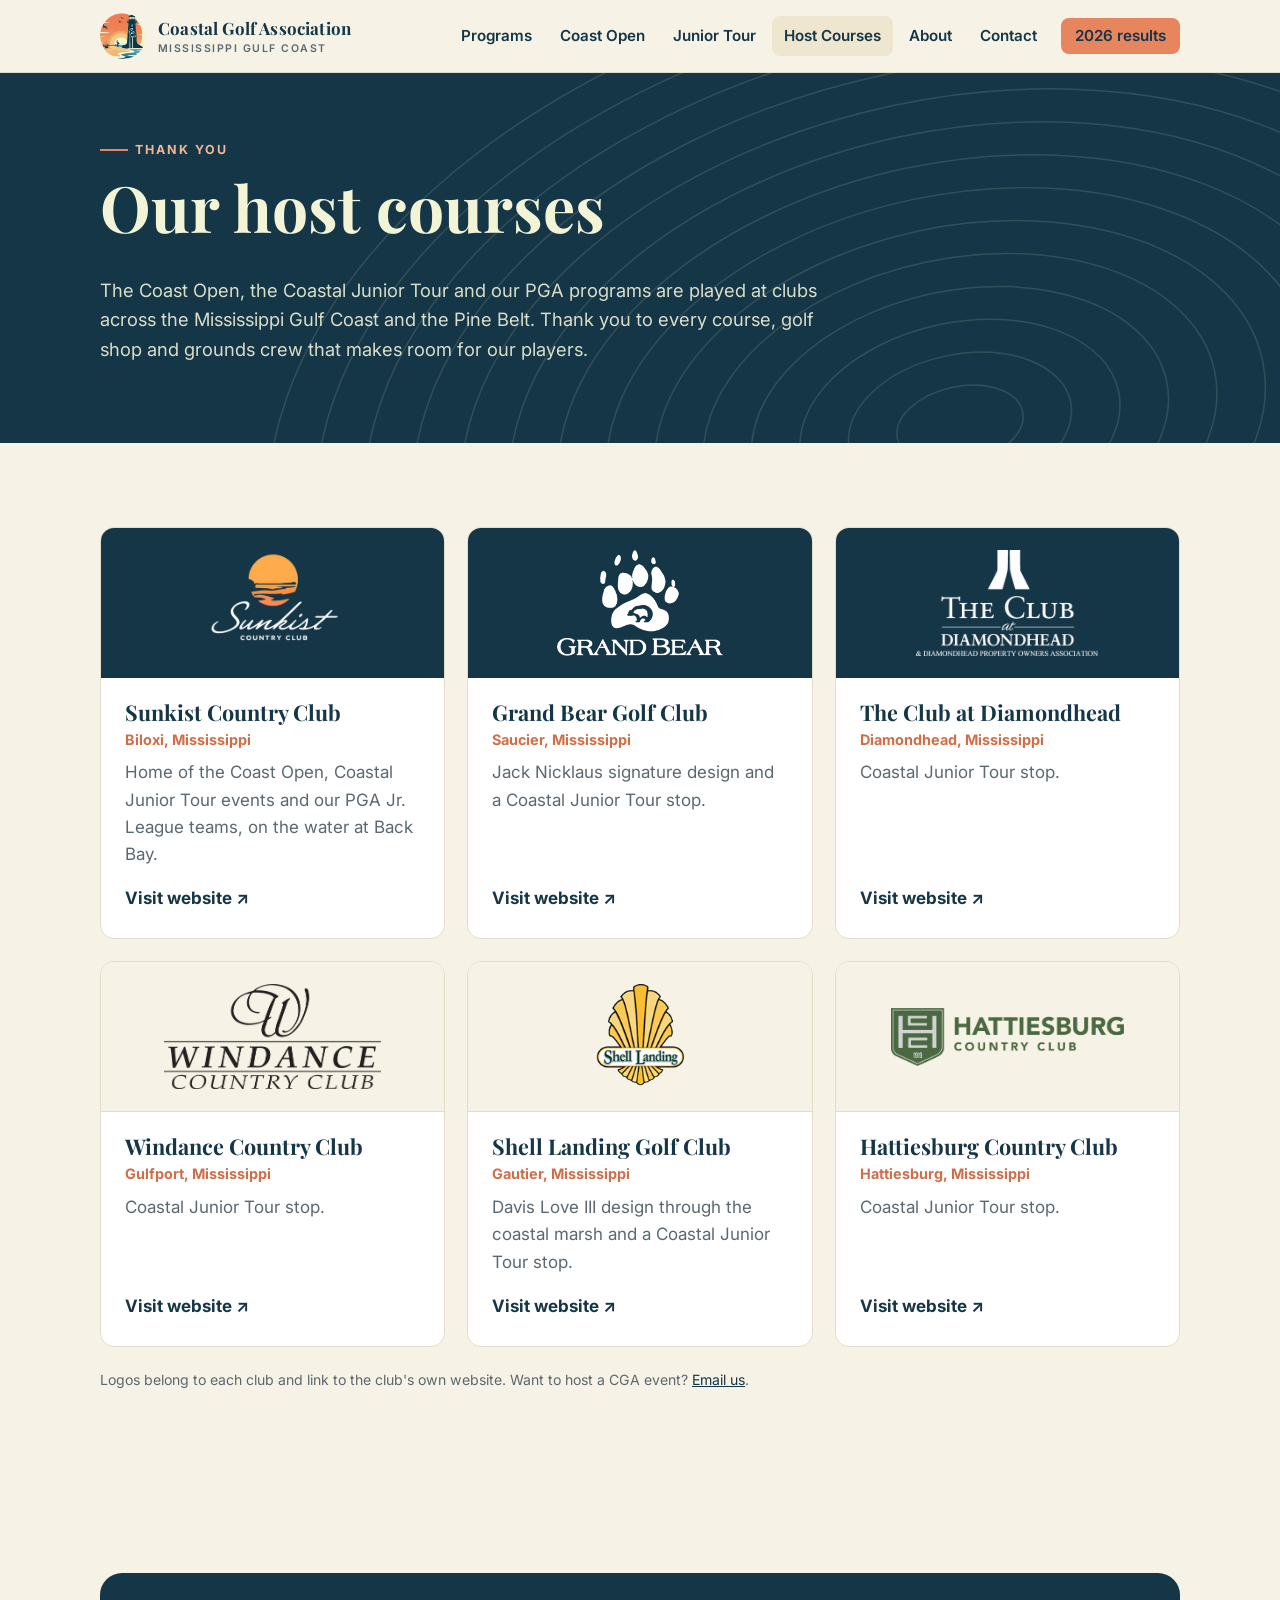
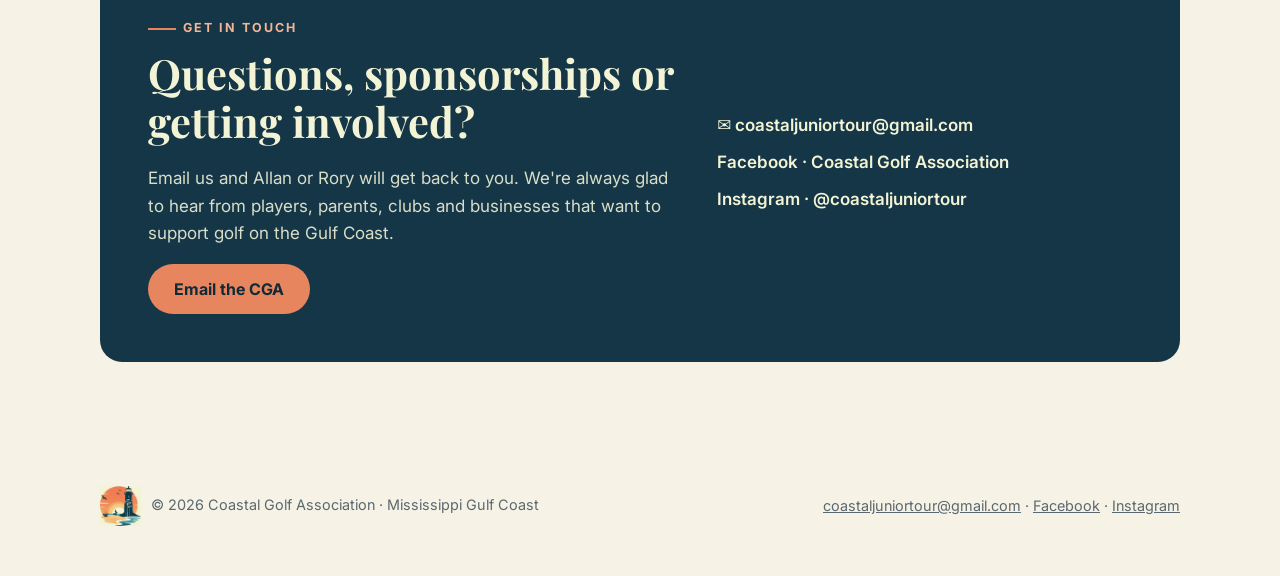
<file: courses/index.html>
<!doctype html>
<html lang="en">
<head>
<meta charset="utf-8">
<meta name="viewport" content="width=device-width, initial-scale=1">
<title>Host Courses · Coastal Golf Association</title>
<meta name="description" content="The golf clubs that host Coast Open, Coastal Junior Tour and PGA program events on the Mississippi Gulf Coast.">
<meta property="og:title" content="Host Courses · Coastal Golf Association">
<meta property="og:description" content="The golf clubs that host Coast Open, Coastal Junior Tour and PGA program events on the Mississippi Gulf Coast.">
<meta property="og:image" content="https://coastalgolfassociation.com/assets/cga-banner.png">
<link rel="icon" href="../assets/favicon.png">
<link rel="preconnect" href="https://fonts.googleapis.com"><link rel="preconnect" href="https://fonts.gstatic.com" crossorigin>
<link href="https://fonts.googleapis.com/css2?family=Inter:wght@400;600;700;800&family=Playfair+Display:wght@700;800&display=swap" rel="stylesheet">
<link rel="stylesheet" href="../assets/site.css">
</head>
<body>
<header class="top"><div class="wrap">
  <a class="brand" href="../index.html"><img src="../assets/cga-emblem.png" alt=""><span><b>Coastal Golf Association</b><small>Mississippi Gulf Coast</small></span></a>
  <button class="menu-btn" onclick="document.querySelector('nav.main').classList.toggle('open')">Menu</button>
  <nav class="main">
    <a href="../index.html#programs">Programs</a>
    <a href="../coast-open/index.html">Coast Open</a>
    <a href="../junior-tour/index.html">Junior Tour</a>
    <a href="../courses/index.html" aria-current="page">Host Courses</a>
    <a href="../index.html#about">About</a>
    <a href="../index.html#contact">Contact</a>
    <a class="btn btn-orange nav-cta" href="https://2026galleriabmwcoastopen.golfgenius.com/pages/13075258077769379025">2026 results</a>
  </nav>
</div></header>
<main>

<section class="page-head"><svg class="contours" viewBox="0 0 1200 600" preserveAspectRatio="xMidYMid slice" aria-hidden="true"><g fill="none" stroke="#F3F4D5" stroke-width="1.4"><ellipse cx="900" cy="330" rx="60" ry="36" transform="rotate(-12 900 330)"/><ellipse cx="900" cy="330" rx="106" ry="66" transform="rotate(-12 900 330)"/><ellipse cx="900" cy="330" rx="152" ry="96" transform="rotate(-12 900 330)"/><ellipse cx="900" cy="330" rx="198" ry="126" transform="rotate(-12 900 330)"/><ellipse cx="900" cy="330" rx="244" ry="156" transform="rotate(-12 900 330)"/><ellipse cx="900" cy="330" rx="290" ry="186" transform="rotate(-12 900 330)"/><ellipse cx="900" cy="330" rx="336" ry="216" transform="rotate(-12 900 330)"/><ellipse cx="900" cy="330" rx="382" ry="246" transform="rotate(-12 900 330)"/><ellipse cx="900" cy="330" rx="428" ry="276" transform="rotate(-12 900 330)"/><ellipse cx="900" cy="330" rx="474" ry="306" transform="rotate(-12 900 330)"/><ellipse cx="900" cy="330" rx="520" ry="336" transform="rotate(-12 900 330)"/><ellipse cx="900" cy="330" rx="566" ry="366" transform="rotate(-12 900 330)"/><ellipse cx="900" cy="330" rx="612" ry="396" transform="rotate(-12 900 330)"/><ellipse cx="900" cy="330" rx="658" ry="426" transform="rotate(-12 900 330)"/></g></svg><div class="wrap">
  <div class="eyebrow">Thank you</div>
  <h1>Our host courses</h1>
  <p>The Coast Open, the Coastal Junior Tour and our PGA programs are played at clubs across the Mississippi Gulf Coast and the Pine Belt. Thank you to every course, golf shop and grounds crew that makes room for our players.</p>
</div></section>

<section><div class="wrap">
  <div class="grid g3 courses"><a class="course" href="https://sunkistcc.com/" target="_blank" rel="noopener">
      <div class="course-logo navy"><img src="../assets/courses/sunkist.png" alt="Sunkist Country Club logo" loading="lazy"></div>
      <div class="course-body"><h3>Sunkist Country Club</h3><div class="role">Biloxi, Mississippi</div><p>Home of the Coast Open, Coastal Junior Tour events and our PGA Jr. League teams, on the water at Back Bay.</p><span class="more">Visit website</span></div>
    </a>
    <a class="course" href="https://golfgrandbear.com/" target="_blank" rel="noopener">
      <div class="course-logo navy"><img src="../assets/courses/grand-bear.png" alt="Grand Bear Golf Club logo" loading="lazy"></div>
      <div class="course-body"><h3>Grand Bear Golf Club</h3><div class="role">Saucier, Mississippi</div><p>Jack Nicklaus signature design and a Coastal Junior Tour stop.</p><span class="more">Visit website</span></div>
    </a>
    <a class="course" href="https://theclubatdiamondhead.com/" target="_blank" rel="noopener">
      <div class="course-logo navy"><img src="../assets/courses/diamondhead.png" alt="The Club at Diamondhead logo" loading="lazy"></div>
      <div class="course-body"><h3>The Club at Diamondhead</h3><div class="role">Diamondhead, Mississippi</div><p>Coastal Junior Tour stop.</p><span class="more">Visit website</span></div>
    </a>
    <a class="course" href="https://windancecc.com/" target="_blank" rel="noopener">
      <div class="course-logo light"><img src="../assets/courses/windance.png" alt="Windance Country Club logo" loading="lazy"></div>
      <div class="course-body"><h3>Windance Country Club</h3><div class="role">Gulfport, Mississippi</div><p>Coastal Junior Tour stop.</p><span class="more">Visit website</span></div>
    </a>
    <a class="course" href="https://www.shelllandinggolf.com/" target="_blank" rel="noopener">
      <div class="course-logo light"><img src="../assets/courses/shell-landing.png" alt="Shell Landing Golf Club logo" loading="lazy"></div>
      <div class="course-body"><h3>Shell Landing Golf Club</h3><div class="role">Gautier, Mississippi</div><p>Davis Love III design through the coastal marsh and a Coastal Junior Tour stop.</p><span class="more">Visit website</span></div>
    </a>
    <a class="course" href="https://www.hattiesburgcountryclub.com/" target="_blank" rel="noopener">
      <div class="course-logo light"><img src="../assets/courses/hattiesburg.png" alt="Hattiesburg Country Club logo" loading="lazy"></div>
      <div class="course-body"><h3>Hattiesburg Country Club</h3><div class="role">Hattiesburg, Mississippi</div><p>Coastal Junior Tour stop.</p><span class="more">Visit website</span></div>
    </a></div>
  <p class="note" style="margin-top:22px">Logos belong to each club and link to the club's own website. Want to host a CGA event? <a href="mailto:coastaljuniortour@gmail.com?subject=Hosting%20a%20CGA%20event">Email us</a>.</p>
</div></section>

<section id="contact"><div class="wrap">
  <div class="contact">
    <div>
      <div class="eyebrow" style="color:#F4B596">Get in touch</div>
      <h2>Questions, sponsorships or getting involved?</h2>
      <p>Email us and Allan or Rory will get back to you. We're always glad to hear from players, parents, clubs and businesses that want to support golf on the Gulf Coast.</p>
      <a class="btn btn-orange" href="mailto:coastaljuniortour@gmail.com">Email the CGA</a>
    </div>
    <div class="links">
      <a href="mailto:coastaljuniortour@gmail.com">✉ coastaljuniortour@gmail.com</a>
      <a href="https://www.facebook.com/profile.php?id=61590366791773">Facebook · Coastal Golf Association</a>
      <a href="https://www.instagram.com/coastaljuniortour/">Instagram · @coastaljuniortour</a>
    </div>
  </div>
</div></section>

</main>
<footer><div class="wrap">
  <div><img src="../assets/cga-emblem.png" alt="" style="display:inline-block;vertical-align:middle;margin-right:10px">© 2026 Coastal Golf Association · Mississippi Gulf Coast</div>
  <div><a href="mailto:coastaljuniortour@gmail.com">coastaljuniortour@gmail.com</a> · <a href="https://www.facebook.com/profile.php?id=61590366791773">Facebook</a> · <a href="https://www.instagram.com/coastaljuniortour/">Instagram</a></div>
</div></footer>
</body>
</html>
</file>
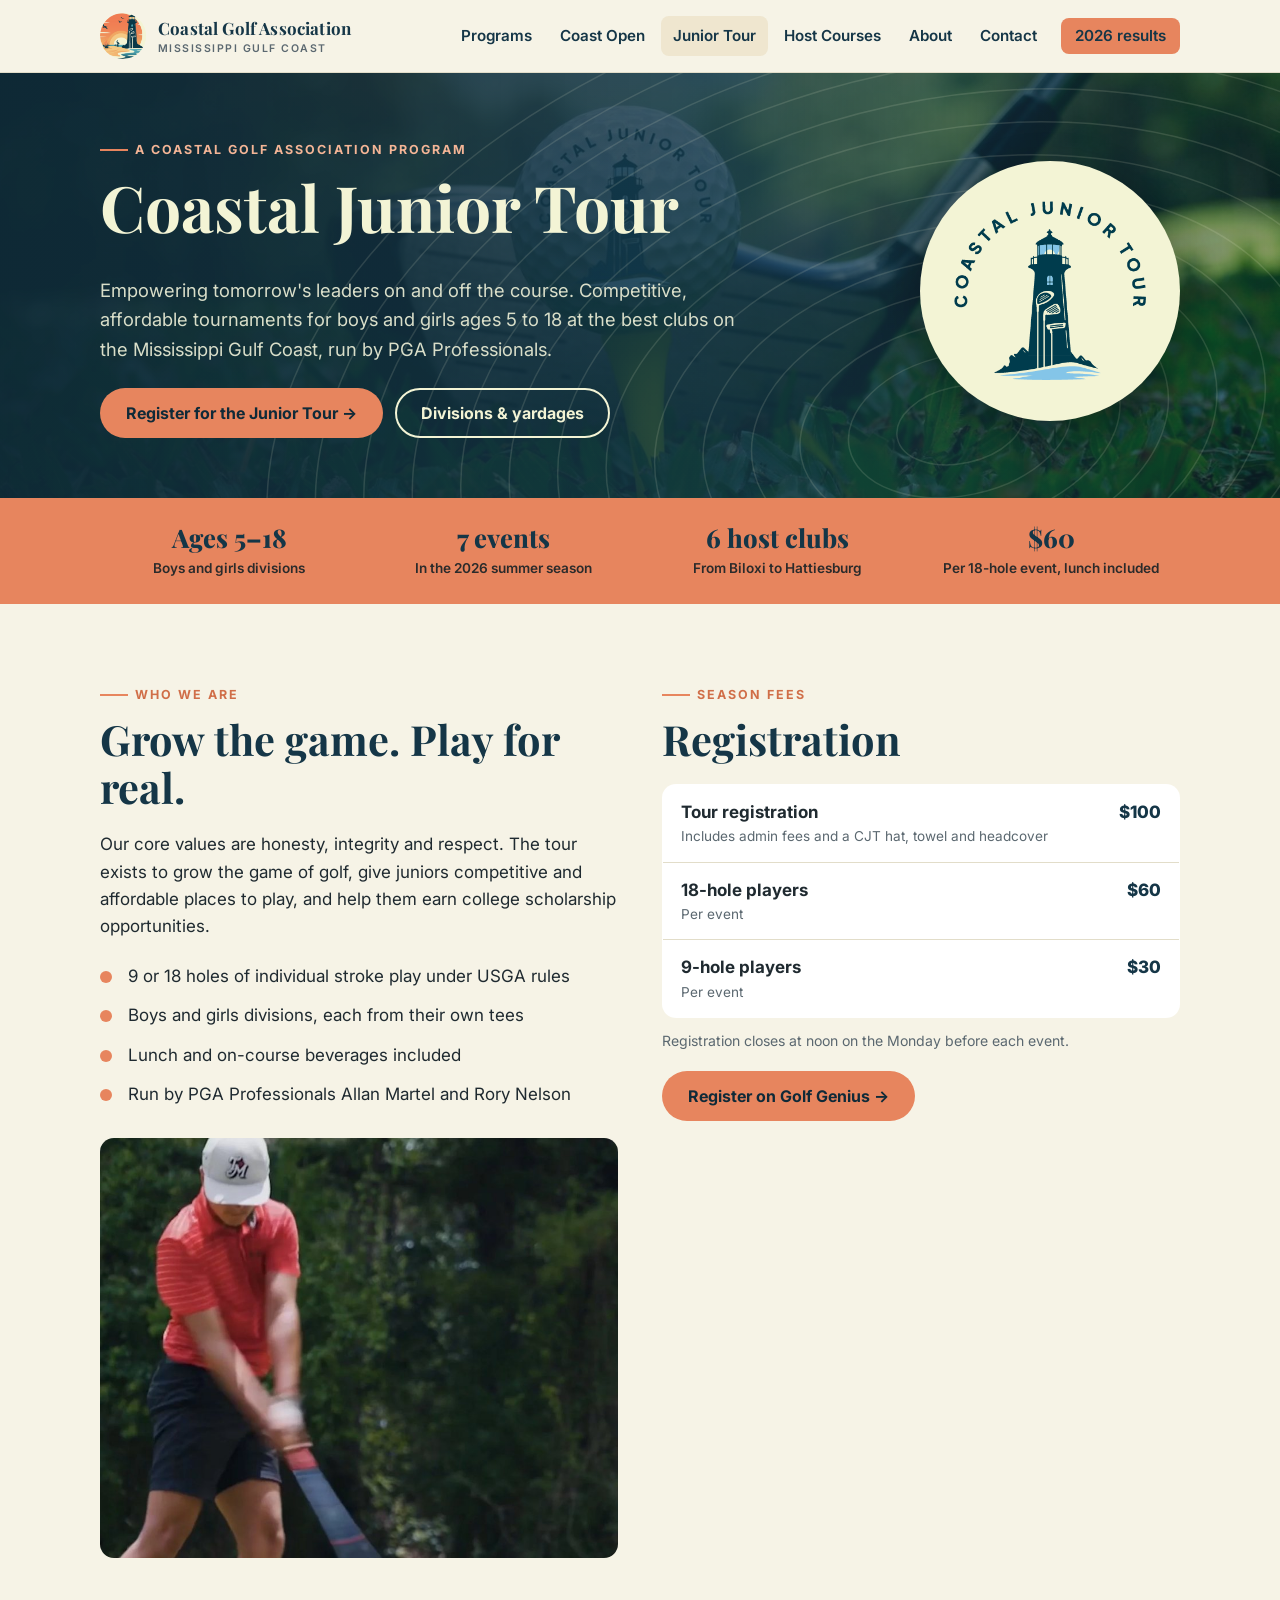
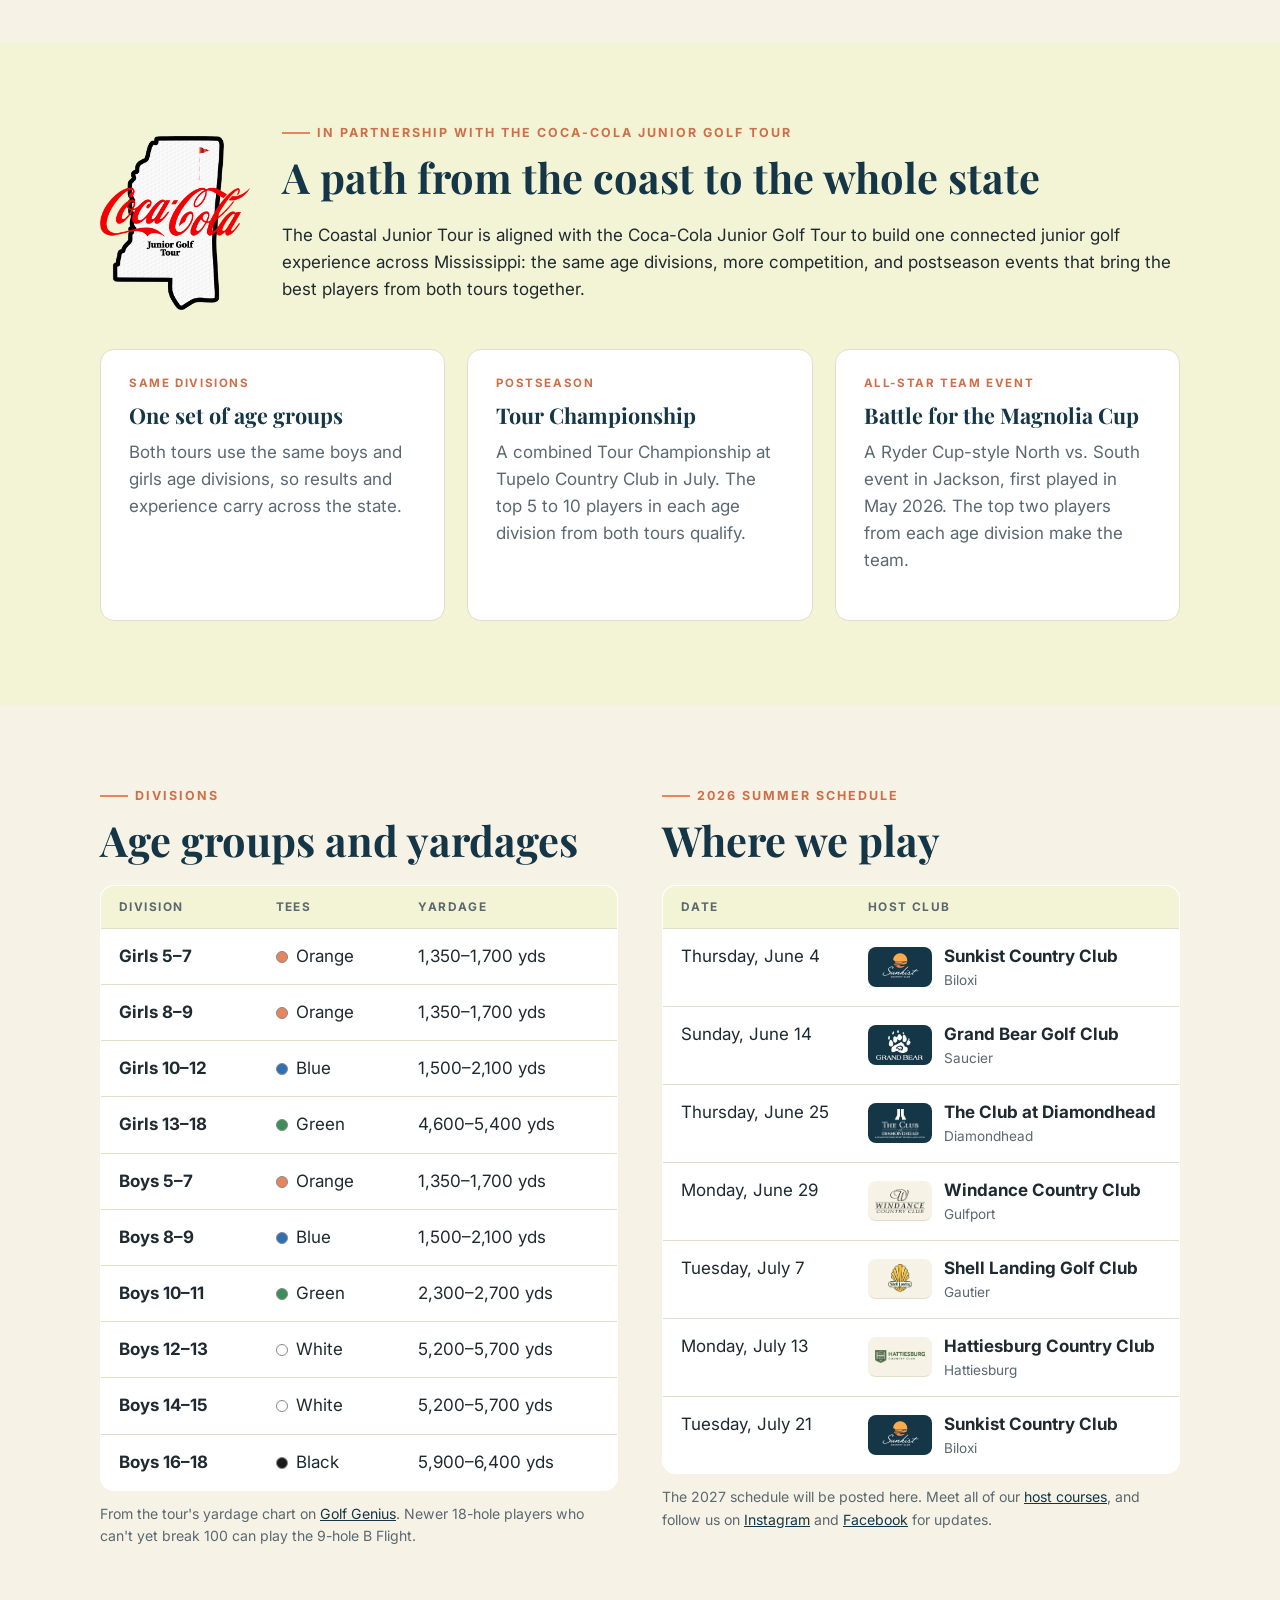
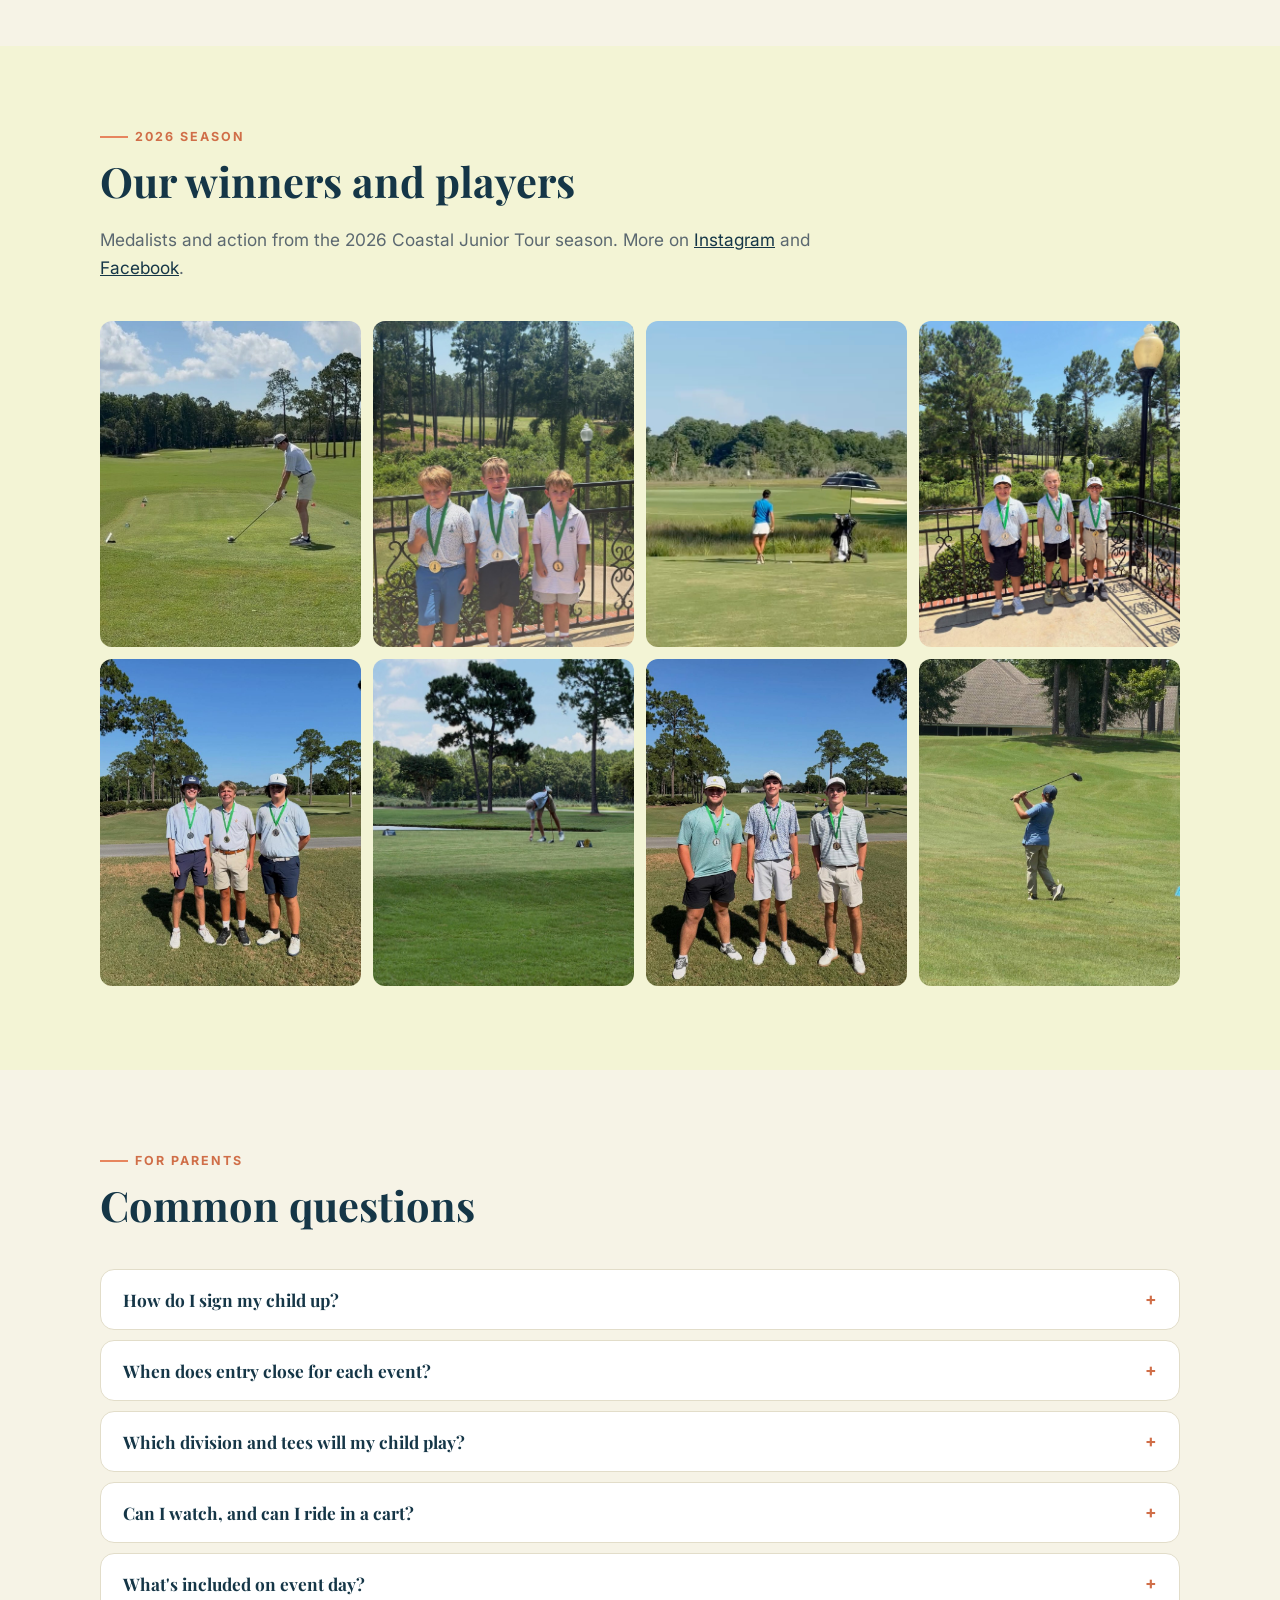
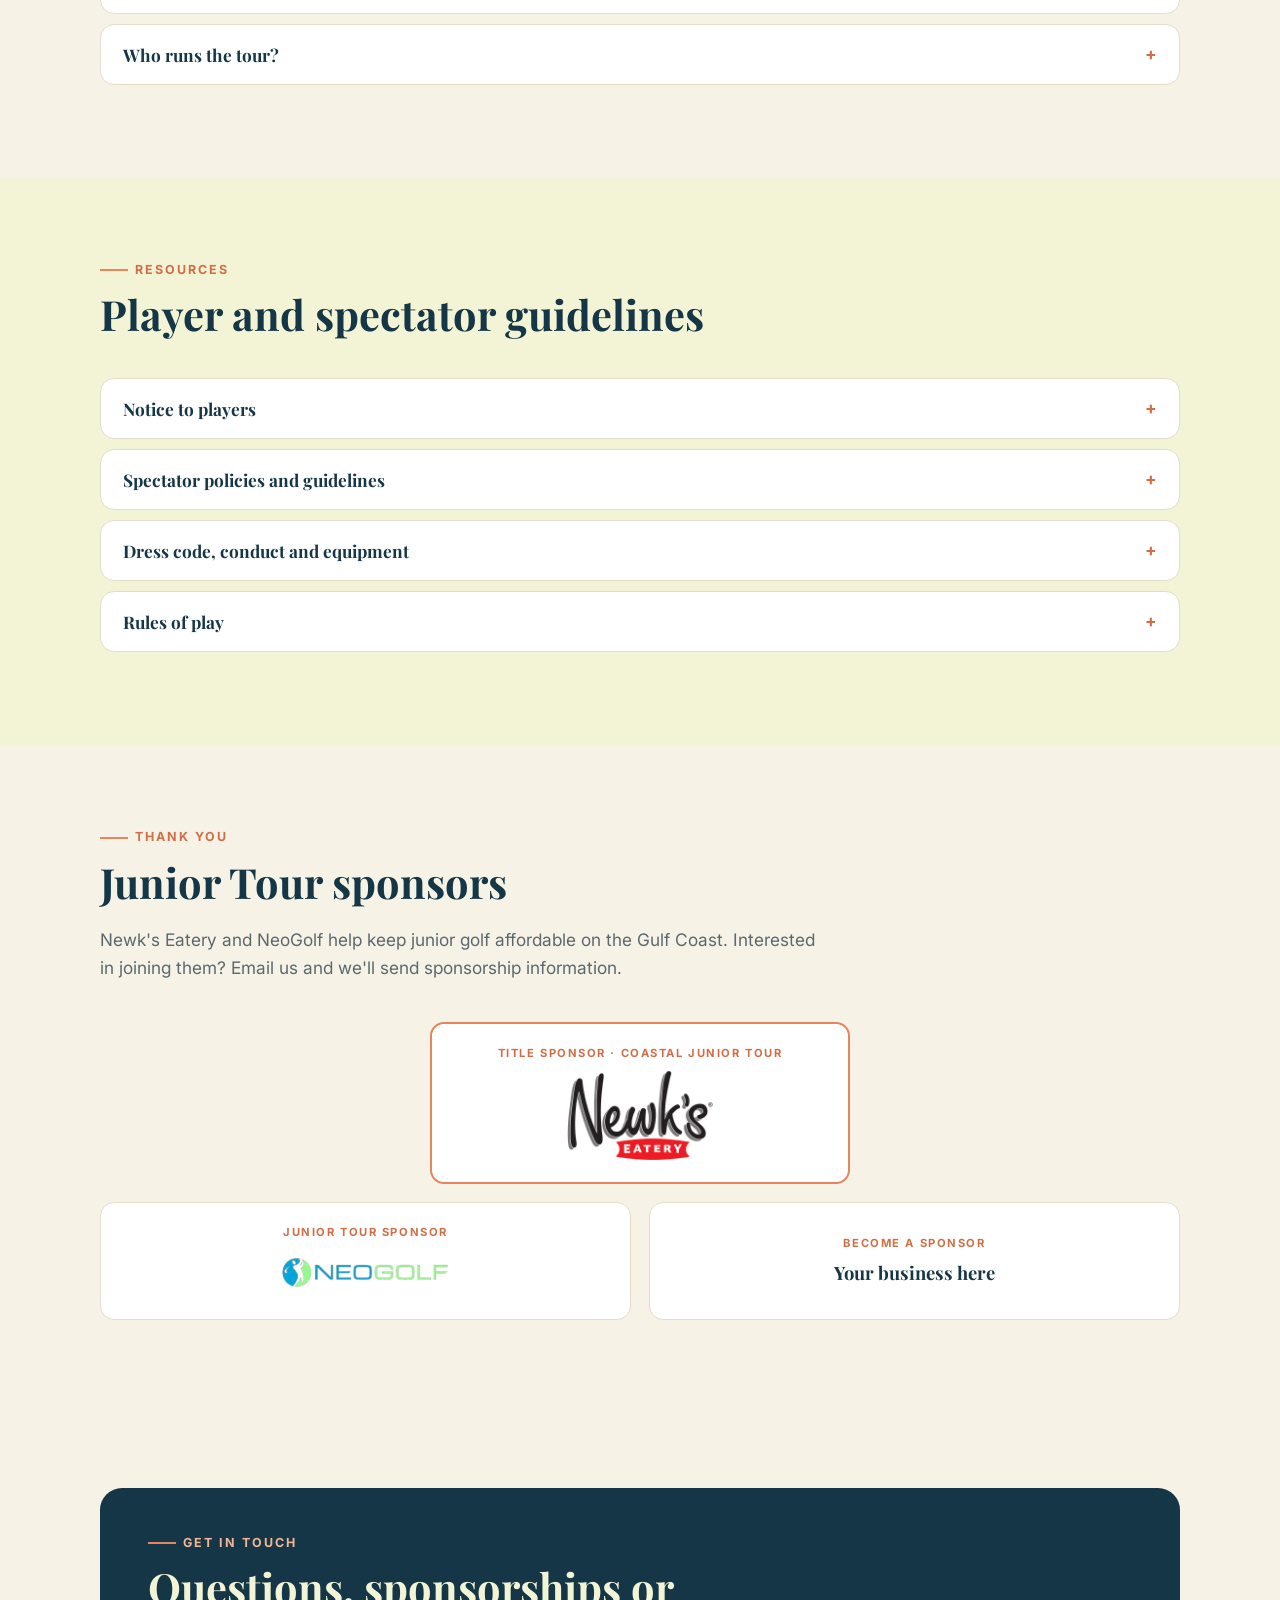
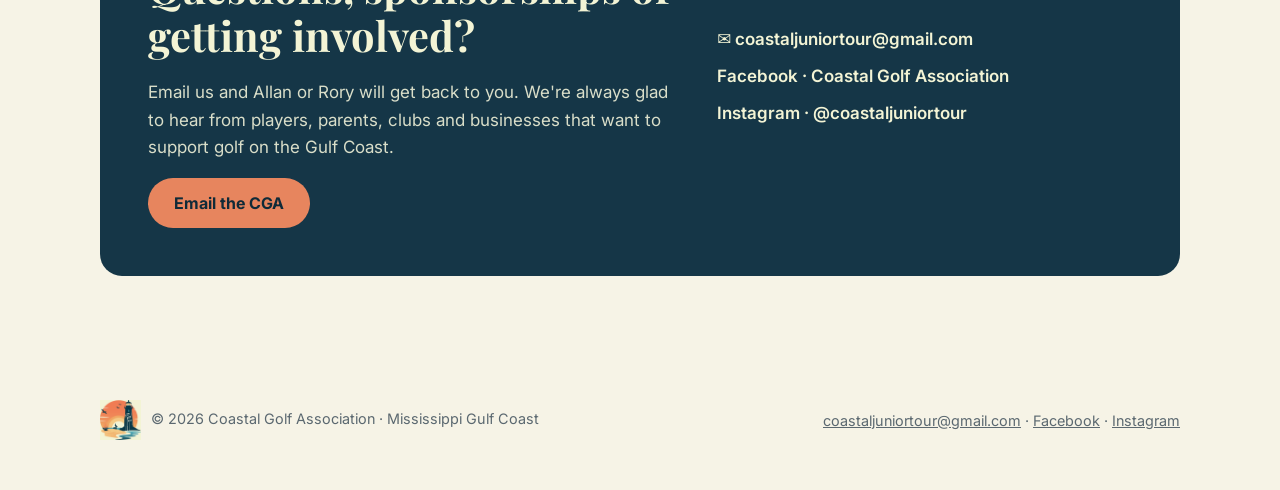
<file: junior-tour/index.html>
<!doctype html>
<html lang="en">
<head>
<meta charset="utf-8">
<meta name="viewport" content="width=device-width, initial-scale=1">
<title>Coastal Junior Tour · Coastal Golf Association</title>
<meta name="description" content="Competitive, affordable junior golf tournaments along the Mississippi Gulf Coast, run by PGA Professionals.">
<meta property="og:title" content="Coastal Junior Tour · Coastal Golf Association">
<meta property="og:description" content="Competitive, affordable junior golf tournaments along the Mississippi Gulf Coast, run by PGA Professionals.">
<meta property="og:image" content="https://coastalgolfassociation.com/assets/cga-banner.png">
<link rel="icon" href="../assets/favicon.png">
<link rel="preconnect" href="https://fonts.googleapis.com"><link rel="preconnect" href="https://fonts.gstatic.com" crossorigin>
<link href="https://fonts.googleapis.com/css2?family=Inter:wght@400;600;700;800&family=Playfair+Display:wght@700;800&display=swap" rel="stylesheet">
<link rel="stylesheet" href="../assets/site.css">
</head>
<body>
<header class="top"><div class="wrap">
  <a class="brand" href="../index.html"><img src="../assets/cga-emblem.png" alt=""><span><b>Coastal Golf Association</b><small>Mississippi Gulf Coast</small></span></a>
  <button class="menu-btn" onclick="document.querySelector('nav.main').classList.toggle('open')">Menu</button>
  <nav class="main">
    <a href="../index.html#programs">Programs</a>
    <a href="../coast-open/index.html">Coast Open</a>
    <a href="../junior-tour/index.html" aria-current="page">Junior Tour</a>
    <a href="../courses/index.html">Host Courses</a>
    <a href="../index.html#about">About</a>
    <a href="../index.html#contact">Contact</a>
    <a class="btn btn-orange nav-cta" href="https://2026galleriabmwcoastopen.golfgenius.com/pages/13075258077769379025">2026 results</a>
  </nav>
</div></header>
<main>

<section class="page-head hero-cjt"><svg class="contours" viewBox="0 0 1200 600" preserveAspectRatio="xMidYMid slice" aria-hidden="true"><g fill="none" stroke="#F3F4D5" stroke-width="1.4"><ellipse cx="900" cy="330" rx="60" ry="36" transform="rotate(-12 900 330)"/><ellipse cx="900" cy="330" rx="106" ry="66" transform="rotate(-12 900 330)"/><ellipse cx="900" cy="330" rx="152" ry="96" transform="rotate(-12 900 330)"/><ellipse cx="900" cy="330" rx="198" ry="126" transform="rotate(-12 900 330)"/><ellipse cx="900" cy="330" rx="244" ry="156" transform="rotate(-12 900 330)"/><ellipse cx="900" cy="330" rx="290" ry="186" transform="rotate(-12 900 330)"/><ellipse cx="900" cy="330" rx="336" ry="216" transform="rotate(-12 900 330)"/><ellipse cx="900" cy="330" rx="382" ry="246" transform="rotate(-12 900 330)"/><ellipse cx="900" cy="330" rx="428" ry="276" transform="rotate(-12 900 330)"/><ellipse cx="900" cy="330" rx="474" ry="306" transform="rotate(-12 900 330)"/><ellipse cx="900" cy="330" rx="520" ry="336" transform="rotate(-12 900 330)"/><ellipse cx="900" cy="330" rx="566" ry="366" transform="rotate(-12 900 330)"/><ellipse cx="900" cy="330" rx="612" ry="396" transform="rotate(-12 900 330)"/><ellipse cx="900" cy="330" rx="658" ry="426" transform="rotate(-12 900 330)"/></g></svg><div class="wrap hero-cjt-grid" style="position:relative">
  <div>
    <div class="eyebrow">A Coastal Golf Association program</div>
    <h1>Coastal Junior Tour</h1>
    <p>Empowering tomorrow's leaders on and off the course. Competitive, affordable tournaments for boys and girls ages 5 to 18 at the best clubs on the Mississippi Gulf Coast, run by PGA Professionals.</p>
    <div class="actions"><a class="btn btn-orange" href="https://www.golfgenius.com/pages/10581546764362329124">Register for the Junior Tour →</a><a class="btn btn-ghost" href="#divisions" style="color:var(--cream)">Divisions & yardages</a></div>
  </div>
  <div class="hero-cjt-logo"><img src="../assets/logo-cjt.png" alt="Coastal Junior Tour logo"></div>
</div></section>

<section class="stats-band"><div class="wrap stats">
  <div><b>Ages 5–18</b><span>Boys and girls divisions</span></div>
  <div><b>7 events</b><span>In the 2026 summer season</span></div>
  <div><b>6 host clubs</b><span>From Biloxi to Hattiesburg</span></div>
  <div><b>$60</b><span>Per 18-hole event, lunch included</span></div>
</div></section>

<section><div class="wrap grid g2" style="gap:44px;align-items:start">
  <div>
    <div class="eyebrow">Who we are</div>
    <h2>Grow the game. Play for real.</h2>
    <p>Our core values are honesty, integrity and respect. The tour exists to grow the game of golf, give juniors competitive and affordable places to play, and help them earn college scholarship opportunities.</p>
    <ul class="check">
      <li>9 or 18 holes of individual stroke play under USGA rules</li>
      <li>Boys and girls divisions, each from their own tees</li>
      <li>Lunch and on-course beverages included</li>
      <li>Run by PGA Professionals Allan Martel and Rory Nelson</li>
    </ul>
    <figure class="side-photo"><img src="../assets/photos/cjt-drive.jpg" alt="A Coastal Junior Tour player hits his tee shot" loading="lazy"></figure>
  </div>
  <div>
    <div class="eyebrow">Season fees</div>
    <h2>Registration</h2>
    <table class="table"><tbody>
      <tr><td><b>Tour registration</b><span class="sub">Includes admin fees and a CJT hat, towel and headcover</span></td><td class="price">$100</td></tr>
      <tr><td><b>18-hole players</b><span class="sub">Per event</span></td><td class="price">$60</td></tr>
      <tr><td><b>9-hole players</b><span class="sub">Per event</span></td><td class="price">$30</td></tr>
    </tbody></table>
    <p class="note" style="margin-top:12px">Registration closes at noon on the Monday before each event.</p>
    <div class="actions" style="margin-top:18px"><a class="btn btn-orange" href="https://www.golfgenius.com/pages/10581546764362329124">Register on Golf Genius →</a></div>
  </div>
</div></section>

<section class="alt" id="pathway"><div class="wrap">
  <div class="pathway-head">
    <img src="../assets/logo-coca-cola-jgt.png" alt="Coca-Cola Junior Golf Tour logo">
    <div>
      <div class="eyebrow">In partnership with the Coca-Cola Junior Golf Tour</div>
      <h2>A path from the coast to the whole state</h2>
      <p>The Coastal Junior Tour is aligned with the Coca-Cola Junior Golf Tour to build one connected junior golf experience across Mississippi: the same age divisions, more competition, and postseason events that bring the best players from both tours together.</p>
    </div>
  </div>
  <div class="grid g3" style="margin-top:28px">
    <div class="card"><div class="tag">Same divisions</div><h3>One set of age groups</h3><p>Both tours use the same boys and girls age divisions, so results and experience carry across the state.</p></div>
    <div class="card"><div class="tag">Postseason</div><h3>Tour Championship</h3><p>A combined Tour Championship at Tupelo Country Club in July. The top 5 to 10 players in each age division from both tours qualify.</p></div>
    <div class="card"><div class="tag">All-star team event</div><h3>Battle for the Magnolia Cup</h3><p>A Ryder Cup-style North vs. South event in Jackson, first played in May 2026. The top two players from each age division make the team.</p></div>
  </div>
</div></section>

<section id="divisions"><div class="wrap grid g2" style="gap:44px;align-items:start">
  <div>
    <div class="eyebrow">Divisions</div>
    <h2>Age groups and yardages</h2>
    <table class="table"><thead><tr><th>Division</th><th>Tees</th><th>Yardage</th></tr></thead><tbody><tr><td><b>Girls 5–7</b></td><td><span class="tee-dot" style="background:#E7855E"></span>Orange</td><td>1,350–1,700 yds</td></tr><tr><td><b>Girls 8–9</b></td><td><span class="tee-dot" style="background:#E7855E"></span>Orange</td><td>1,350–1,700 yds</td></tr><tr><td><b>Girls 10–12</b></td><td><span class="tee-dot" style="background:#2F6FB3"></span>Blue</td><td>1,500–2,100 yds</td></tr><tr><td><b>Girls 13–18</b></td><td><span class="tee-dot" style="background:#3E8E5A"></span>Green</td><td>4,600–5,400 yds</td></tr><tr><td><b>Boys 5–7</b></td><td><span class="tee-dot" style="background:#E7855E"></span>Orange</td><td>1,350–1,700 yds</td></tr><tr><td><b>Boys 8–9</b></td><td><span class="tee-dot" style="background:#2F6FB3"></span>Blue</td><td>1,500–2,100 yds</td></tr><tr><td><b>Boys 10–11</b></td><td><span class="tee-dot" style="background:#3E8E5A"></span>Green</td><td>2,300–2,700 yds</td></tr><tr><td><b>Boys 12–13</b></td><td><span class="tee-dot" style="background:#FFFFFF"></span>White</td><td>5,200–5,700 yds</td></tr><tr><td><b>Boys 14–15</b></td><td><span class="tee-dot" style="background:#FFFFFF"></span>White</td><td>5,200–5,700 yds</td></tr><tr><td><b>Boys 16–18</b></td><td><span class="tee-dot" style="background:#1B1B1B"></span>Black</td><td>5,900–6,400 yds</td></tr></tbody></table>
    <p class="note" style="margin-top:12px">From the tour's yardage chart on <a href="https://www.golfgenius.com/pages/11625365295928978936">Golf Genius</a>. Newer 18-hole players who can't yet break 100 can play the 9-hole B Flight.</p>
  </div>
  <div>
    <div class="eyebrow">2026 summer schedule</div>
    <h2>Where we play</h2>
    <table class="table sched"><thead><tr><th>Date</th><th>Host club</th></tr></thead><tbody><tr><td>Thursday, June 4</td><td><a class="sched-course" href="https://sunkistcc.com/" target="_blank" rel="noopener"><span class="course-logo mini navy"><img src="../assets/courses/sunkist.png" alt=""></span><span><b>Sunkist Country Club</b><span class="sub">Biloxi</span></span></a></td></tr><tr><td>Sunday, June 14</td><td><a class="sched-course" href="https://golfgrandbear.com/" target="_blank" rel="noopener"><span class="course-logo mini navy"><img src="../assets/courses/grand-bear.png" alt=""></span><span><b>Grand Bear Golf Club</b><span class="sub">Saucier</span></span></a></td></tr><tr><td>Thursday, June 25</td><td><a class="sched-course" href="https://theclubatdiamondhead.com/" target="_blank" rel="noopener"><span class="course-logo mini navy"><img src="../assets/courses/diamondhead.png" alt=""></span><span><b>The Club at Diamondhead</b><span class="sub">Diamondhead</span></span></a></td></tr><tr><td>Monday, June 29</td><td><a class="sched-course" href="https://windancecc.com/" target="_blank" rel="noopener"><span class="course-logo mini light"><img src="../assets/courses/windance.png" alt=""></span><span><b>Windance Country Club</b><span class="sub">Gulfport</span></span></a></td></tr><tr><td>Tuesday, July 7</td><td><a class="sched-course" href="https://www.shelllandinggolf.com/" target="_blank" rel="noopener"><span class="course-logo mini light"><img src="../assets/courses/shell-landing.png" alt=""></span><span><b>Shell Landing Golf Club</b><span class="sub">Gautier</span></span></a></td></tr><tr><td>Monday, July 13</td><td><a class="sched-course" href="https://www.hattiesburgcountryclub.com/" target="_blank" rel="noopener"><span class="course-logo mini light"><img src="../assets/courses/hattiesburg.png" alt=""></span><span><b>Hattiesburg Country Club</b><span class="sub">Hattiesburg</span></span></a></td></tr><tr><td>Tuesday, July 21</td><td><a class="sched-course" href="https://sunkistcc.com/" target="_blank" rel="noopener"><span class="course-logo mini navy"><img src="../assets/courses/sunkist.png" alt=""></span><span><b>Sunkist Country Club</b><span class="sub">Biloxi</span></span></a></td></tr></tbody></table>
    <p class="note" style="margin-top:12px">The 2027 schedule will be posted here. Meet all of our <a href="../courses/index.html">host courses</a>, and follow us on <a href="https://www.instagram.com/coastaljuniortour/">Instagram</a> and <a href="https://www.facebook.com/profile.php?id=61590366791773">Facebook</a> for updates.</p>
  </div>
</div></section>

<section class="alt"><div class="wrap">
  <div class="section-head"><div class="eyebrow">2026 season</div><h2>Our winners and players</h2><p>Medalists and action from the 2026 Coastal Junior Tour season. More on <a href="https://www.instagram.com/coastaljuniortour/">Instagram</a> and <a href="https://www.facebook.com/profile.php?id=61590366791773">Facebook</a>.</p></div>
  <div class="gallery"><figure><img loading="lazy" src="../assets/photos/cjt-02.jpg" alt="Coastal Junior Tour players and medalists"></figure><figure><img loading="lazy" src="../assets/photos/cjt-09.jpg" alt="Coastal Junior Tour players and medalists"></figure><figure><img loading="lazy" src="../assets/photos/cjt-01.jpg" alt="Coastal Junior Tour players and medalists"></figure><figure><img loading="lazy" src="../assets/photos/cjt-10.jpg" alt="Coastal Junior Tour players and medalists"></figure><figure><img loading="lazy" src="../assets/photos/cjt-11.jpg" alt="Coastal Junior Tour players and medalists"></figure><figure><img loading="lazy" src="../assets/photos/cjt-03.jpg" alt="Coastal Junior Tour players and medalists"></figure><figure><img loading="lazy" src="../assets/photos/cjt-12.jpg" alt="Coastal Junior Tour players and medalists"></figure><figure><img loading="lazy" src="../assets/photos/cjt-05.jpg" alt="Coastal Junior Tour players and medalists"></figure></div>
</div></section>

<section id="faq"><div class="wrap">
  <div class="section-head"><div class="eyebrow">For parents</div><h2>Common questions</h2></div>
  <details><summary>How do I sign my child up?</summary><p>Register for the season on <a href="https://www.golfgenius.com/pages/10581546764362329124">Golf Genius</a> ($100, which includes a CJT hat, towel and headcover), then enter each event you want to play: $60 for 18 holes or $30 for 9 holes.</p></details>
  <details><summary>When does entry close for each event?</summary><p>At noon on the Monday before the event.</p></details>
  <details><summary>Which division and tees will my child play?</summary><p>Divisions are set by age and gender. See the <a href="#divisions">yardage chart</a> above. Players 9 and under may have a caddie; older players walk and carry or use a push cart.</p></details>
  <details><summary>Can I watch, and can I ride in a cart?</summary><p>Yes, spectators are welcome. Carts can be rented from the host club when available and stay on cart paths. Spectators can't coach or give advice during play. See the spectator guidelines below.</p></details>
  <details><summary>What's included on event day?</summary><p>Range balls, on-course drinks and lunch at the clubhouse after play. Refillable water bottles are fine; personal coolers are not.</p></details>
  <details><summary>Who runs the tour?</summary><p>PGA Professionals Allan Martel and Rory Nelson, under the Coastal Golf Association. Questions go to <a href="mailto:coastaljuniortour@gmail.com">coastaljuniortour@gmail.com</a>.</p></details>
</div></section>

<section class="alt" id="policies"><div class="wrap">
  <div class="section-head"><div class="eyebrow">Resources</div><h2>Player and spectator guidelines</h2></div>
  <details><summary>Notice to players</summary><ol>
    <li>Practice rounds are available Monday–Wednesday after 1 p.m., based on availability.</li>
    <li>Range balls are provided.</li>
    <li>Players walk and carry their own bags; push carts are allowed. The 9 & under division may use caddies, and both caddies and players walk. Caddies may give their player advice.</li>
    <li>Cell phones are for emergencies only.</li>
    <li>Tee times begin at 8 a.m. from holes #1 and #10. Be on the tee at least 5 minutes before your starting time.</li>
    <li>Pace of play is 4 hours and 30 minutes. Keep up with the group ahead.</li>
    <li>The double par rule applies to B Flight.</li>
    <li>Drinks are in coolers on the course; lunch is served at the clubhouse after play.</li>
    <li>Scores are unofficial until scorecards are signed and returned to the scoring area.</li>
    <li>The awards ceremony starts once each division and flight is scored. Players are encouraged to attend.</li>
  </ol></details>
  <details><summary>Spectator policies and guidelines</summary>
    <p>Spectators are welcome at all events and follow the same etiquette and dress code as players. You're there to watch, not to caddie or coach.</p>
    <ul>
      <li><b>Conduct:</b> watch quietly from the cart path; keep tobacco and alcohol use to a minimum.</li>
      <li><b>Dress code:</b> golf attire; no jeans, tank tops or flip flops. Host club guidelines apply.</li>
      <li><b>Phones:</b> off or silent, and not used on the course.</li>
      <li><b>Talking with players:</b> only in front of other players and spectators, and only about food, water, sunscreen or health.</li>
      <li><b>Carts:</b> rented from the facility, on cart paths only, two people maximum, may carry players' drinks but not equipment, and may shuttle players only in an evacuation.</li>
      <li><b>On the course:</b> stay a reasonable distance back, never enter a fairway or green, and stay still and quiet during shots. Help spot lost balls, but never touch a player's ball.</li>
    </ul></details>
  <details><summary>Dress code, conduct and equipment</summary><ul>
    <li>Appropriate golf attire is required; the host facility's dress code applies.</li>
    <li>All events are soft spikes only.</li>
    <li>The tour provides beverages. Refillable bottles are allowed; coolers are not.</li>
    <li>Abuse or disrespect toward competitors, officials, spectators or facility staff may lead to disqualification and rejection from future events.</li>
  </ul></details>
  <details><summary>Rules of play</summary><p>All events are played under the USGA Rules of Golf and the USGA Local Rules and Terms of the Competition, posted at each event. See the <a href="https://www.usga.org/rules-hub.html" target="_blank" rel="noopener">USGA Rules Hub</a>.</p></details>
</div></section>

<section id="sponsors"><div class="wrap">
  <div class="section-head"><div class="eyebrow">Thank you</div><h2>Junior Tour sponsors</h2><p>Newk's Eatery and NeoGolf help keep junior golf affordable on the Gulf Coast. Interested in joining them? Email us and we'll send sponsorship information.</p></div>
  <div class="sponsors">
    <a class="sponsor title" href="https://newks.com/"><small>Title Sponsor · Coastal Junior Tour</small><img src="../assets/newks-eatery.png" alt="Newk's Eatery"></a>
  </div>
  <div class="sponsors" style="margin-top:18px">
    <a class="sponsor" href="https://www.neogolfclub.com/"><small>Junior Tour sponsor</small><img src="../assets/neogolf.png" alt="NeoGolf" style="height:48px"></a>
    <a class="sponsor" href="mailto:coastaljuniortour@gmail.com?subject=Coastal%20Junior%20Tour%20sponsorship"><small>Become a sponsor</small><b>Your business here</b></a>
  </div>
</div></section>

<section id="contact"><div class="wrap">
  <div class="contact">
    <div>
      <div class="eyebrow" style="color:#F4B596">Get in touch</div>
      <h2>Questions, sponsorships or getting involved?</h2>
      <p>Email us and Allan or Rory will get back to you. We're always glad to hear from players, parents, clubs and businesses that want to support golf on the Gulf Coast.</p>
      <a class="btn btn-orange" href="mailto:coastaljuniortour@gmail.com">Email the CGA</a>
    </div>
    <div class="links">
      <a href="mailto:coastaljuniortour@gmail.com">✉ coastaljuniortour@gmail.com</a>
      <a href="https://www.facebook.com/profile.php?id=61590366791773">Facebook · Coastal Golf Association</a>
      <a href="https://www.instagram.com/coastaljuniortour/">Instagram · @coastaljuniortour</a>
    </div>
  </div>
</div></section>

</main>
<footer><div class="wrap">
  <div><img src="../assets/cga-emblem.png" alt="" style="display:inline-block;vertical-align:middle;margin-right:10px">© 2026 Coastal Golf Association · Mississippi Gulf Coast</div>
  <div><a href="mailto:coastaljuniortour@gmail.com">coastaljuniortour@gmail.com</a> · <a href="https://www.facebook.com/profile.php?id=61590366791773">Facebook</a> · <a href="https://www.instagram.com/coastaljuniortour/">Instagram</a></div>
</div></footer>
</body>
</html>
</file>
<file: assets/site.css>
:root{--cream:#F3F4D5;--cream2:#F6F3E6;--sand:#EFE6CF;--orange:#E7855E;--orange-d:#D06E48;--navy:#153647;--navy2:#0F2A38;--ink:#1F2A30;--muted:#5B6870;--line:#E2DDC9;--white:#fff;--radius:14px;--max:1120px}
*{box-sizing:border-box}html{scroll-behavior:smooth}
body{margin:0;background:var(--cream2);color:var(--ink);font:17px/1.6 "Inter",system-ui,-apple-system,Segoe UI,Roboto,Arial,sans-serif}
img{max-width:100%;display:block}
a{color:var(--navy)}
h1,h2,h3{font-family:"Playfair Display",Georgia,serif;color:var(--navy);line-height:1.15;margin:0 0 .5em}
h1{font-size:clamp(2.3rem,5.4vw,4rem)}h2{font-size:clamp(1.8rem,3.4vw,2.6rem)}h3{font-size:1.35rem}
p{margin:0 0 1em}
.wrap{max-width:var(--max);margin:0 auto;padding:0 20px}
.eyebrow{font:700 .78rem/1.2 "Inter",sans-serif;letter-spacing:.16em;text-transform:uppercase;color:var(--orange-d);display:flex;align-items:center;gap:.6em;margin-bottom:1em}
.eyebrow:before{content:"";width:28px;height:2px;background:var(--orange)}
/* header */
.top{position:sticky;top:0;z-index:20;background:rgba(246,243,230,.94);backdrop-filter:blur(8px);border-bottom:1px solid var(--line)}
.top .wrap{display:flex;align-items:center;justify-content:space-between;height:72px;gap:16px}
.brand{display:flex;align-items:center;gap:12px;text-decoration:none;color:var(--navy)}
.brand img{width:46px;height:46px;border-radius:50%;background:var(--cream);object-fit:contain}
.brand b{font:700 1.06rem/1.1 "Playfair Display",Georgia,serif;letter-spacing:.01em}
.brand small{display:block;font:600 .66rem/1.2 "Inter",sans-serif;letter-spacing:.14em;text-transform:uppercase;color:var(--muted)}
nav.main{display:flex;gap:4px;align-items:center}
nav.main a{text-decoration:none;font-weight:600;font-size:.95rem;padding:8px 12px;border-radius:8px;color:var(--navy)}
nav.main a:hover,nav.main a[aria-current]{background:var(--sand)}
.menu-btn{display:none;background:none;border:1px solid var(--line);border-radius:8px;padding:8px 12px;font:600 .9rem Inter,sans-serif;color:var(--navy)}
@media(max-width:860px){nav.main{display:none;position:absolute;top:72px;left:0;right:0;flex-direction:column;align-items:stretch;background:var(--cream2);border-bottom:1px solid var(--line);padding:10px 16px 16px}nav.main.open{display:flex}.menu-btn{display:block}}
/* buttons */
.btn{display:inline-flex;align-items:center;gap:.5em;font:700 1rem/1 "Inter",sans-serif;text-decoration:none;padding:15px 24px;border-radius:999px;border:2px solid transparent;transition:transform .15s,background .15s}
.btn:hover{transform:translateY(-1px)}
.btn-orange{background:var(--orange);color:var(--navy2)}.btn-orange:hover{background:#ef9370}
.btn-navy{background:var(--navy);color:var(--cream)}.btn-navy:hover{background:var(--navy2)}
.btn-ghost{border-color:currentColor;color:inherit;background:transparent}
.nav-cta{margin-left:8px}
/* hero */
.hero{background:var(--navy);color:var(--cream);position:relative;overflow:hidden}
.hero .wrap{position:relative;display:grid;grid-template-columns:1.25fr .9fr;gap:48px;align-items:center;padding-top:84px;padding-bottom:84px}
.hero h1{color:var(--cream)}.hero .eyebrow{color:#F4B596}
.hero p.lead{font-size:1.18rem;color:#D9DEC9;max-width:34em}
.hero .actions{display:flex;flex-wrap:wrap;gap:12px;margin-top:28px}
.hero-emblem{justify-self:center;width:min(380px,100%);aspect-ratio:1;border-radius:50%;background:var(--cream);display:grid;place-items:center;box-shadow:0 30px 80px rgba(0,0,0,.35)}
.hero-emblem img{width:78%}
.contours{position:absolute;inset:0;opacity:.13;pointer-events:none}
@media(max-width:860px){.hero .wrap{grid-template-columns:1fr;padding-top:56px;padding-bottom:56px}.hero-emblem{width:220px;order:-1}}
/* sections */
section{padding:84px 0}
section.alt{background:var(--cream)}
.section-head{max-width:720px;margin-bottom:40px}
.section-head p{color:var(--muted);font-size:1.08rem}
.grid{display:grid;gap:22px}
.g2{grid-template-columns:repeat(2,1fr)}.g3{grid-template-columns:repeat(3,1fr)}.g4{grid-template-columns:repeat(4,1fr)}
@media(max-width:960px){.g4{grid-template-columns:repeat(2,1fr)}.g3{grid-template-columns:1fr 1fr}}
@media(max-width:640px){.g2,.g3,.g4{grid-template-columns:1fr}}
.card{background:var(--white);border:1px solid var(--line);border-radius:var(--radius);padding:28px;display:flex;flex-direction:column}
.card .tag{font:700 .72rem/1 Inter,sans-serif;letter-spacing:.14em;text-transform:uppercase;color:var(--orange-d);margin-bottom:14px}
.card p{color:var(--muted)}
.card .more{margin-top:auto;font-weight:700;text-decoration:none;color:var(--navy)}
.card .more:after{content:" →"}
.card.feature{background:var(--navy);color:var(--cream);border:0}
.card.feature h3{color:var(--cream)}.card.feature p{color:#C9D2C4}.card.feature .more{color:#F4B596}
/* coast open band */
.band{background:var(--white);border:1px solid var(--line);border-radius:22px;overflow:hidden;display:grid;grid-template-columns:1.4fr 1fr}
.band .left{padding:44px}
.band .right{background:var(--cream);display:flex;flex-direction:column;align-items:center;justify-content:center;gap:14px;padding:36px;text-align:center}
.band .right .presented{font:700 .74rem/1 Inter,sans-serif;letter-spacing:.18em;text-transform:uppercase;color:var(--orange-d)}
.band .right img.galleria{width:min(300px,90%)}
.band .right small{font:600 .7rem/1.4 Inter,sans-serif;letter-spacing:.14em;text-transform:uppercase;color:var(--muted)}
.facts{display:grid;grid-template-columns:repeat(3,1fr);gap:14px;margin:22px 0 28px}
.fact{border-top:2px solid var(--orange);padding-top:10px}
.fact b{display:block;font:700 1.35rem/1.2 "Playfair Display",Georgia,serif;color:var(--navy)}
.fact span{font-size:.88rem;color:var(--muted)}
@media(max-width:860px){.band{grid-template-columns:1fr}.band .left{padding:28px}.facts{grid-template-columns:1fr 1fr}}
/* tables */
.table{width:100%;border-collapse:collapse;background:var(--white);border:1px solid var(--line);border-radius:var(--radius);overflow:hidden}
.table th,.table td{text-align:left;padding:14px 18px;border-bottom:1px solid var(--line);vertical-align:top}
.table th{font:700 .74rem/1.2 Inter,sans-serif;letter-spacing:.12em;text-transform:uppercase;color:var(--muted);background:var(--cream)}
.table tr:last-child td{border-bottom:0}
.table td.price{font-weight:800;color:var(--navy);white-space:nowrap;text-align:right}
.table .sub{display:block;font-size:.85rem;color:var(--muted)}
/* people */
.person{display:flex;gap:18px;align-items:flex-start}
.person .ini{flex:none;width:64px;height:64px;border-radius:50%;background:var(--navy);color:var(--cream);display:grid;place-items:center;font:700 1.25rem "Playfair Display",serif}
.person h3{margin-bottom:.15em}.person .role{font-size:.9rem;color:var(--orange-d);font-weight:700;margin-bottom:.6em}
/* sponsors */
.sponsors{display:flex;flex-wrap:wrap;gap:18px;align-items:stretch}
.sponsor{background:var(--white);border:1px solid var(--line);border-radius:var(--radius);padding:22px 28px;display:flex;flex-direction:column;align-items:center;justify-content:center;gap:10px;min-width:220px;flex:1;text-decoration:none;color:var(--ink)}
.sponsor img{height:70px;width:auto}
.sponsor b{font:700 1.15rem "Playfair Display",serif;color:var(--navy)}
.sponsor small{font:700 .7rem Inter,sans-serif;letter-spacing:.14em;text-transform:uppercase;color:var(--orange-d)}
/* lists */
.check{list-style:none;padding:0;margin:0 0 1em}
.check li{padding:6px 0 6px 28px;position:relative}
.check li:before{content:"";position:absolute;left:0;top:14px;width:12px;height:12px;border-radius:50%;background:var(--orange)}
details{background:var(--white);border:1px solid var(--line);border-radius:var(--radius);padding:18px 22px;margin-bottom:12px}
details summary{cursor:pointer;font:700 1.08rem "Playfair Display",serif;color:var(--navy);list-style:none}
details summary::-webkit-details-marker{display:none}
details summary:after{content:"+";float:right;font-family:Inter;color:var(--orange-d)}
details[open] summary:after{content:"–"}
details>*:not(summary){margin-top:12px}
/* page header */
.page-head{background:var(--navy);color:var(--cream);padding:70px 0 60px;position:relative;overflow:hidden}
.page-head h1{color:var(--cream)}.page-head .eyebrow{color:#F4B596}.page-head p{color:#D9DEC9;font-size:1.15rem;max-width:40em}
.page-head .actions{display:flex;gap:12px;flex-wrap:wrap;margin-top:24px}
.presented-strip{display:flex;align-items:center;gap:14px;margin-top:26px;flex-wrap:wrap}
.presented-strip span{font:700 .72rem Inter,sans-serif;letter-spacing:.18em;text-transform:uppercase;color:#F4B596}
.presented-strip img{height:44px;width:auto}
/* contact */
.contact{background:var(--navy);color:var(--cream);border-radius:22px;padding:48px;display:grid;grid-template-columns:1.3fr 1fr;gap:30px;align-items:center}
.contact h2{color:var(--cream)}.contact p{color:#D9DEC9}
.contact .links a{display:block;color:var(--cream);font-weight:600;margin-bottom:10px;text-decoration:none}
.contact .links a:hover{text-decoration:underline}
@media(max-width:860px){.contact{grid-template-columns:1fr;padding:30px}}
/* footer */
footer{padding:40px 0 50px;color:var(--muted);font-size:.9rem}
footer .wrap{display:flex;justify-content:space-between;gap:20px;flex-wrap:wrap;align-items:center}
footer img{height:40px;width:auto}
footer a{color:var(--muted)}
.note{font-size:.88rem;color:var(--muted)}
/* photos */
.hero-photo{position:relative;justify-self:center;width:100%;max-width:460px;aspect-ratio:4/5;border-radius:22px;overflow:hidden;box-shadow:0 30px 80px rgba(0,0,0,.35)}
.hero-photo>img{width:100%;height:100%;object-fit:cover}
.hero-photo .badge{position:absolute;left:18px;bottom:18px;width:84px;height:84px;border-radius:50%;background:var(--cream);display:grid;place-items:center;box-shadow:0 8px 24px rgba(0,0,0,.3)}
.hero-photo .badge img{width:74%}
@media(max-width:860px){.hero-photo{max-width:100%;aspect-ratio:4/3;order:-1}}
.gallery{display:grid;grid-template-columns:repeat(4,1fr);gap:12px}
.gallery figure{margin:0;border-radius:12px;overflow:hidden;aspect-ratio:4/5;background:var(--sand)}
.gallery img{width:100%;height:100%;object-fit:cover;transition:transform .3s}
.gallery figure:hover img{transform:scale(1.04)}
@media(max-width:860px){.gallery{grid-template-columns:repeat(2,1fr)}}
.sponsor img{max-width:220px;object-fit:contain}
/* v3: course hero, program logos, headshots */
.hero-course{position:relative;background:linear-gradient(90deg,rgba(15,42,56,.94) 0%,rgba(21,54,71,.78) 48%,rgba(21,54,71,.25) 100%),url(photos/sunkist-bay.jpg) center 62%/cover no-repeat}
.prog-logo{height:76px;border-radius:10px;background:var(--cream2);display:flex;align-items:center;justify-content:center;padding:10px;margin-bottom:18px}
.prog-logo img{max-height:56px;max-width:80%;width:auto;object-fit:contain}
.card.feature .prog-logo{background:#F2EBDD}
.person .headshot{flex:none;width:84px;height:84px;border-radius:50%;object-fit:cover;object-position:center 20%;border:3px solid var(--cream);box-shadow:0 0 0 1px var(--line)}
.card.person{flex-direction:row;align-items:center;gap:22px}
.person .headshot{width:104px;height:104px}
.prog-logo img{max-height:60px}
@media(max-width:480px){.card.person{flex-direction:column;align-items:flex-start}}
.hero-emblem{overflow:hidden;border:6px solid rgba(243,244,213,.25);background-clip:padding-box}.hero-emblem img{width:72%}

/* v4: host courses, lessons, photo credit */
.photo-credit{position:absolute;right:16px;bottom:10px;font:600 .7rem Inter,sans-serif;letter-spacing:.08em;color:rgba(243,244,213,.8);text-shadow:0 1px 3px rgba(0,0,0,.6)}
.lesson-btn{margin-top:14px;padding:10px 18px;font-size:.88rem}
.courses{gap:22px}
.course{display:flex;flex-direction:column;background:var(--white);border:1px solid var(--line);border-radius:var(--radius);overflow:hidden;text-decoration:none;color:var(--ink);transition:transform .15s,box-shadow .15s}
.course:hover{transform:translateY(-2px);box-shadow:0 14px 34px rgba(21,54,71,.12)}
.course-logo{display:flex;align-items:center;justify-content:center;height:150px;padding:22px}
.course-logo.navy{background:var(--navy)}
.course-logo.light{background:var(--cream2);border-bottom:1px solid var(--line)}
.course-logo img{max-height:100%;max-width:78%;width:auto;object-fit:contain}
.course-body{padding:22px 24px 26px;display:flex;flex-direction:column;flex:1}
.course-body h3{margin-bottom:.15em}
.course-body .role{font-size:.9rem;color:var(--orange-d);font-weight:700;margin-bottom:.6em}
.course-body p{color:var(--muted)}
.course-body .more{margin-top:auto;font-weight:700;color:var(--navy)}
.course-body .more:after{content:" ↗"}
.course-strip{display:grid;grid-template-columns:repeat(6,1fr);gap:14px}
.course-strip .course-logo{height:96px;padding:14px;border-radius:12px;border:1px solid var(--line)}
@media(max-width:860px){.course-strip{grid-template-columns:repeat(3,1fr)}}
@media(max-width:480px){.course-strip{grid-template-columns:repeat(2,1fr)}}
/* junior tour page */
.hero-cjt{background:linear-gradient(90deg,rgba(15,42,56,.95) 0%,rgba(21,54,71,.82) 55%,rgba(21,54,71,.45) 100%),url(photos/cjt-tee-ball.jpg) center 60%/cover no-repeat}
.hero-cjt-grid{display:grid;grid-template-columns:1.6fr 1fr;gap:36px;align-items:center}
.hero-cjt-logo{background:var(--cream);border-radius:50%;aspect-ratio:1;max-width:260px;margin-left:auto;display:flex;align-items:center;justify-content:center;padding:34px;box-shadow:0 12px 40px rgba(0,0,0,.3)}
.hero-cjt-logo img{width:100%;height:auto}
@media(max-width:760px){.hero-cjt-grid{grid-template-columns:1fr}.hero-cjt-logo{max-width:160px;margin:0;padding:22px}}
.stats-band{background:var(--orange);padding:22px 0}
.stats{display:grid;grid-template-columns:repeat(4,1fr);gap:16px;text-align:center}
.stats b{display:block;font:800 1.6rem "Playfair Display",serif;color:var(--navy)}
.stats span{font:600 .85rem Inter,sans-serif;color:#2b2b2b}
@media(max-width:760px){.stats{grid-template-columns:repeat(2,1fr)}}
.side-photo{margin:24px 0 0;border-radius:var(--radius);overflow:hidden;max-height:420px}
.side-photo img{width:100%;height:420px;object-fit:cover;object-position:center 30%;display:block}
.pathway-head{display:grid;grid-template-columns:150px 1fr;gap:32px;align-items:center}
.pathway-head img{width:150px;height:auto}
@media(max-width:640px){.pathway-head{grid-template-columns:1fr}.pathway-head img{width:110px}}
.tee-dot{display:inline-block;width:12px;height:12px;border-radius:50%;border:1px solid #888;margin-right:8px;vertical-align:-1px}
.sched-course{display:flex;align-items:center;gap:12px;text-decoration:none;color:inherit}
.sched-course .sub{display:block}
.course-logo.mini{width:64px;height:40px;padding:5px 7px;border-radius:8px;flex:none;display:flex;align-items:center;justify-content:center}
.course-logo.mini img{max-width:100%;max-height:100%;width:auto;height:auto}
.sponsor.title{flex:0 1 420px;margin:0 auto;border:2px solid var(--orange)}
.sponsor.title img{height:90px}
.sponsor.dark{background:var(--navy)}.sponsor.dark small{color:#F4B596}
#faq details,#policies details{margin-bottom:10px}
/* 2026 Coast Open wrap-up */
.wrapup{display:grid;grid-template-columns:minmax(0,1fr) minmax(0,1.15fr);gap:0;background:var(--white);border:1px solid var(--line);border-radius:22px;overflow:hidden;align-items:stretch}
.wrapup-img{margin:0}
.wrapup-img img{display:block;width:100%;height:auto;aspect-ratio:1/1;object-fit:cover}
.wrapup-text{padding:44px;display:flex;flex-direction:column;justify-content:center}
.wrapup-text h2{margin-top:6px}
.actions-row{display:flex;gap:12px;flex-wrap:wrap;margin-top:8px}
.champs-grid{display:grid;grid-template-columns:minmax(0,1.3fr) minmax(0,1fr);gap:40px;align-items:start}
.champs-grid .wrapup-img img{border-radius:18px}
.table.champs td.price{font-variant-numeric:tabular-nums}
.strip-img{display:block;border-radius:var(--radius);overflow:hidden;border:1px solid var(--line)}
.strip-img img{display:block;width:100%;height:auto}
.signoff{display:flex;align-items:center;gap:28px;justify-content:center;text-align:left;padding:10px 0}
.signoff img{width:120px;height:auto;flex:none}
.signoff p{margin:0 0 6px;color:var(--muted)}
.signoff b{color:var(--navy);font-size:1.05rem}
@media(max-width:860px){.wrapup,.champs-grid{grid-template-columns:1fr}.wrapup-text{padding:28px}}
@media(max-width:560px){.signoff{flex-direction:column;text-align:center;gap:16px}.table.champs th,.table.champs td{padding:12px 10px;font-size:.95rem}}
</file>
